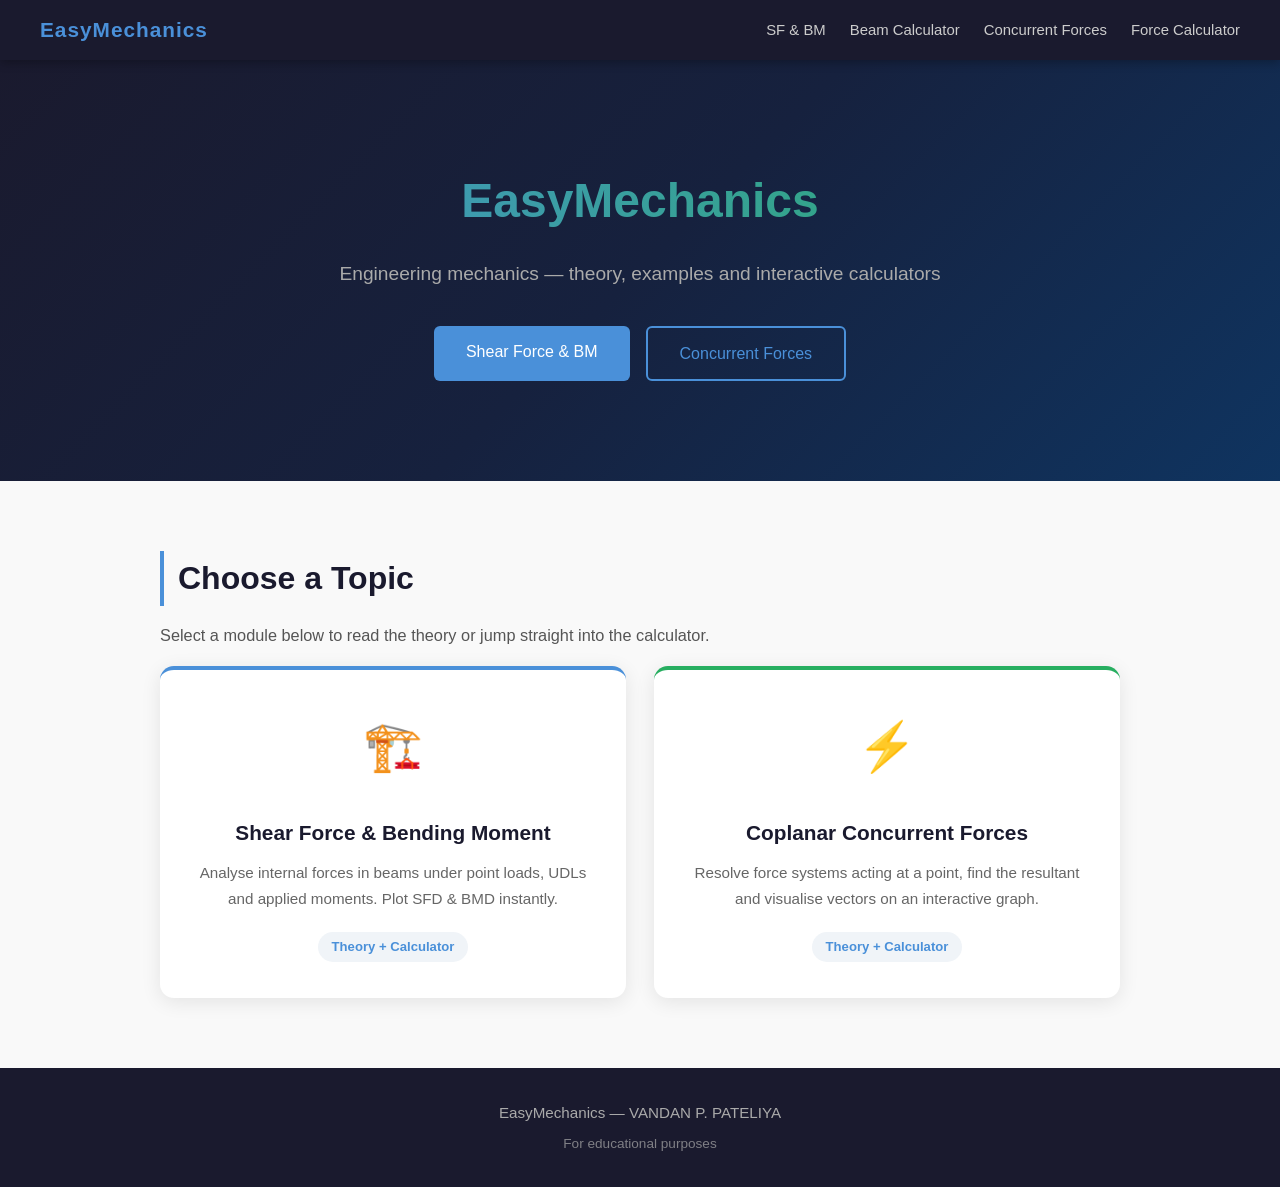
<file: index.html>
<!DOCTYPE html>
<html lang="en">
<head>
  <meta charset="UTF-8"/>
  <meta name="viewport" content="width=device-width, initial-scale=1.0"/>
  <title>EasyMechanics</title>
  <link rel="stylesheet" href="style.css"/>
  <style>
    /* ── SPLASH SCREEN ── */
    #splash {
      position: fixed; inset: 0;
      background: #1a1a2e;
      display: flex; flex-direction: column;
      align-items: center; justify-content: center;
      z-index: 9999;
      animation: splashFade 0.6s ease 4.5s forwards;
    }
    #splash .splash-by {
      font-size: clamp(1rem, 3.5vw, 1.5rem); color: #aaa; letter-spacing: 4px;
      text-transform: uppercase; margin-bottom: 14px;
      animation: slideUp 0.6s ease 0.3s both;
    }
    #splash .splash-name {
      font-size: clamp(1.8rem, 7vw, 3.5rem);
      font-weight: 800; letter-spacing: 2px;
      background: linear-gradient(90deg, #4a90d9, #27ae60);
      -webkit-background-clip: text; -webkit-text-fill-color: transparent;
      background-clip: text;
      animation: slideUp 0.7s ease 0.5s both;
      text-align: center; padding: 0 16px;
    }
    #splash .splash-sub {
      font-size: clamp(0.85rem, 2.8vw, 1.2rem); color: #aaa; margin-top: 8px;
      letter-spacing: 1px; text-align: center; padding: 0 20px;
      animation: slideUp 0.7s ease 0.8s both;
    }
    #splash .splash-bar {
      width: 0; height: 3px; margin-top: 32px;
      background: linear-gradient(90deg, #4a90d9, #27ae60);
      border-radius: 2px;
      animation: barGrow 1.6s ease 0.9s both;
    }
    @keyframes slideUp {
      from { opacity: 0; transform: translateY(20px); }
      to   { opacity: 1; transform: translateY(0); }
    }
    @keyframes barGrow {
      from { width: 0; }
      to   { width: 180px; }
    }
    @keyframes splashFade {
      to { opacity: 0; pointer-events: none; }
    }
  </style>
</head>
<body>

  <!-- SPLASH -->
  <div id="splash">
    <span class="splash-by">Prepared by</span>
    <span class="splash-name">VANDAN P. PATELIYA</span>
    <span class="splash-sub">EN No. 250170106054</span>
    <span class="splash-sub">2nd Sem · Civil Engineering Department</span>
    <span class="splash-sub">vishwakarma government engineering college</span>
    <span class="splash-sub">subject-mechanics of solids</span>
    <div class="splash-bar"></div>
  </div>

  <nav class="navbar">
    <a href="index.html" class="logo">EasyMechanics</a>
    <button class="nav-toggle" onclick="toggleNav()" aria-label="Menu">☰</button>
    <ul id="navMenu">
      <li><a href="sf-bm.html">SF &amp; BM</a></li>
      <li><a href="sf-bm-calc.html">Beam Calculator</a></li>
      <li><a href="cf.html">Concurrent Forces</a></li>
      <li><a href="cf-calc.html">Force Calculator</a></li>
    </ul>
  </nav>

  <header class="hero">
    <h1>EasyMechanics</h1>
    <p>Engineering mechanics — theory, examples and interactive calculators</p>
    <div class="hero-btns">
      <a href="sf-bm.html" class="btn">Shear Force &amp; BM</a>
      <a href="cf.html" class="btn btn-outline">Concurrent Forces</a>
    </div>
  </header>

  <section class="section">
    <div class="container">
      <h2>Choose a Topic</h2>
      <p>Select a module below to read the theory or jump straight into the calculator.</p>

      <div class="topic-cards">
        <a href="sf-bm.html" class="topic-card">
          <div class="topic-icon">🏗️</div>
          <h3>Shear Force &amp; Bending Moment</h3>
          <p>Analyse internal forces in beams under point loads, UDLs and applied moments. Plot SFD &amp; BMD instantly.</p>
          <span class="tag">Theory + Calculator</span>
        </a>
        <a href="cf.html" class="topic-card">
          <div class="topic-icon">⚡</div>
          <h3>Coplanar Concurrent Forces</h3>
          <p>Resolve force systems acting at a point, find the resultant and visualise vectors on an interactive graph.</p>
          <span class="tag">Theory + Calculator</span>
        </a>
      </div>
    </div>
  </section>

  <footer class="footer">
    <p>EasyMechanics — VANDAN P. PATELIYA</p>
    <p style="margin-top:6px;font-size:0.85rem;opacity:0.7;">For educational purposes</p>
  </footer>

  <script>
    function toggleNav(){document.getElementById('navMenu').classList.toggle('open');}
    // Remove splash from DOM after animation completes
    setTimeout(function(){ var s = document.getElementById('splash'); if(s) s.remove(); }, 5500);
  </script>
</body>
</html>
</file>
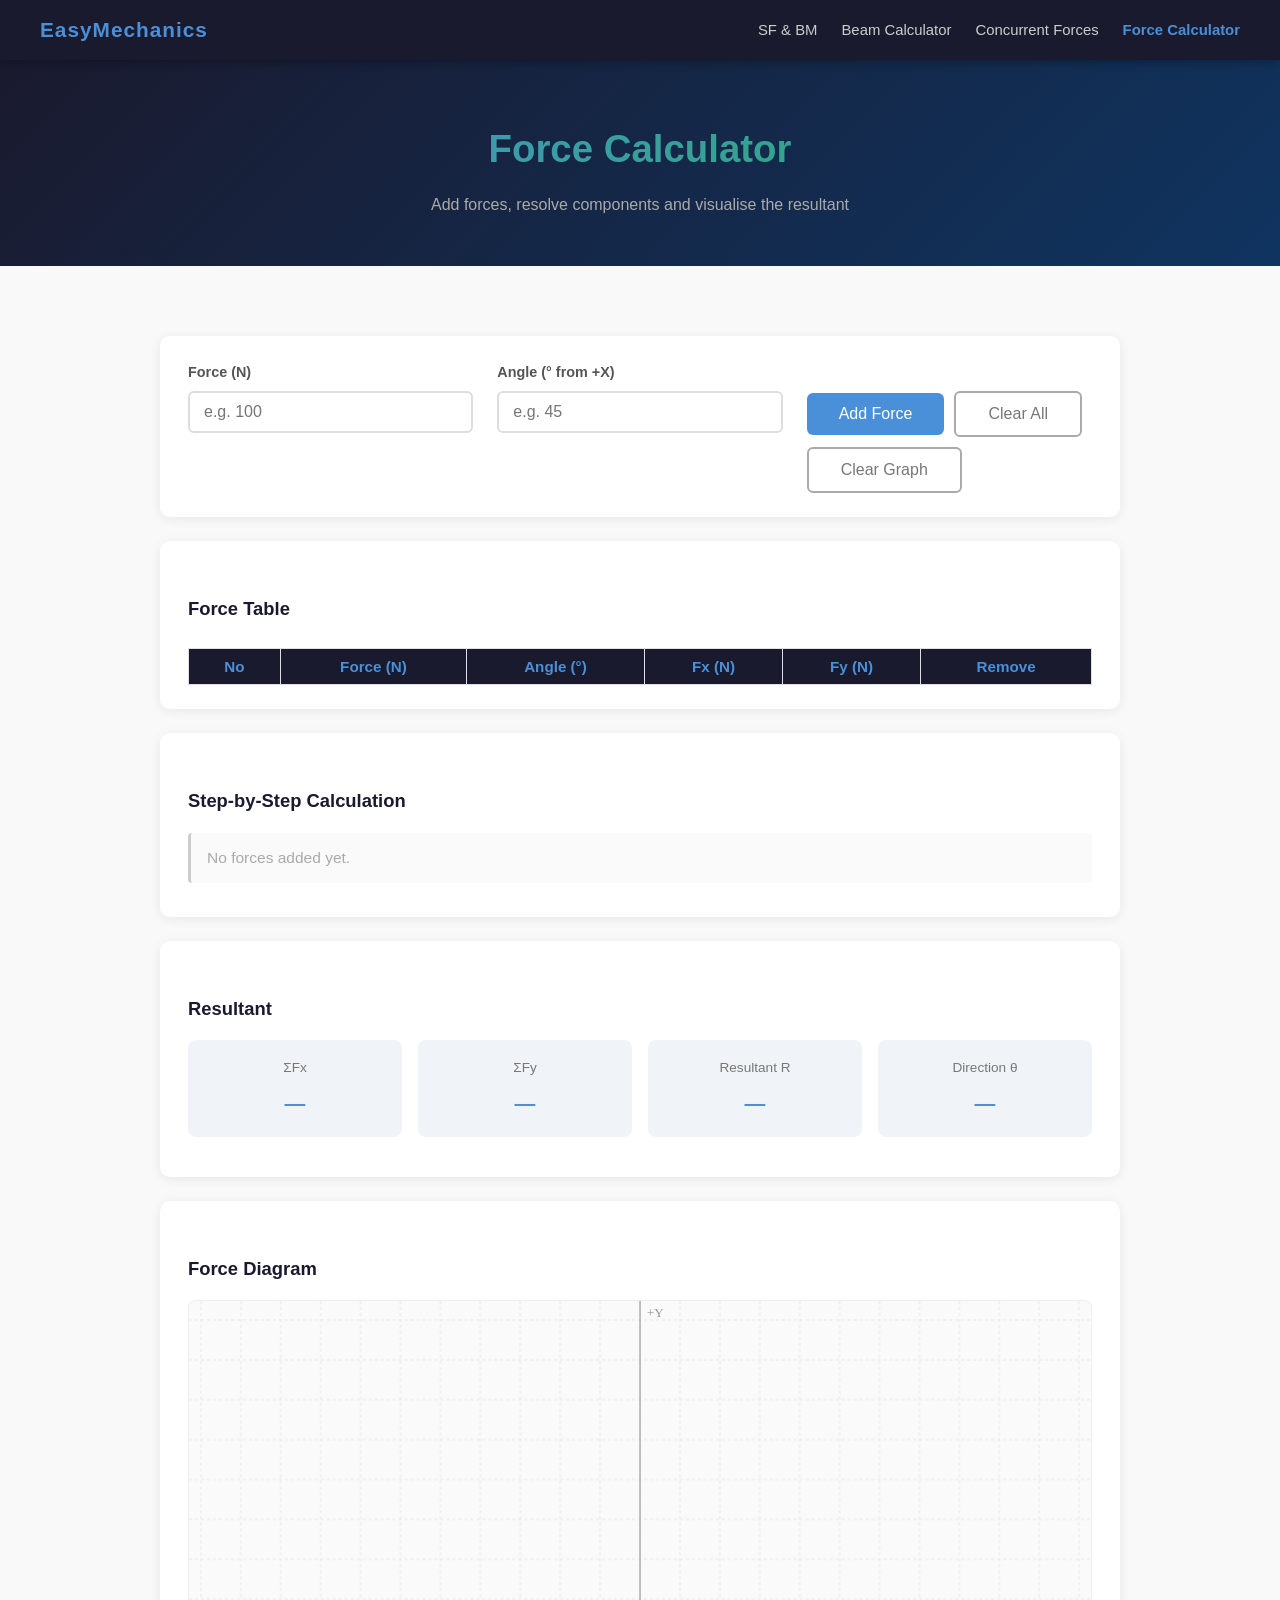
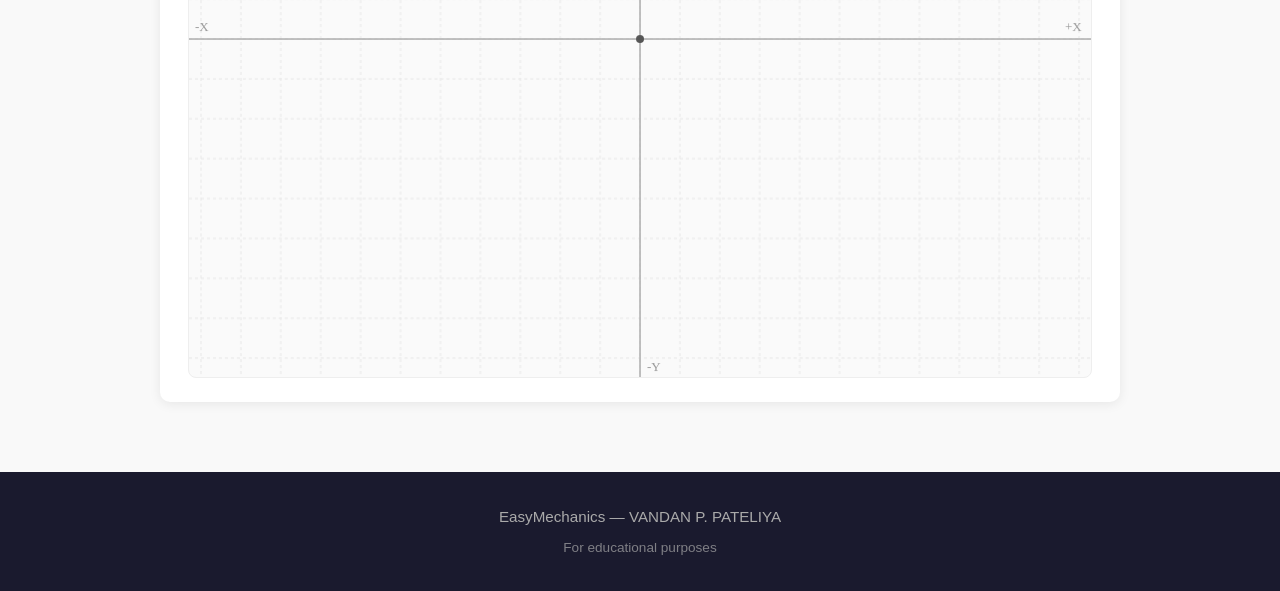
<file: cf-calc.html>
<html lang="en">
<head>
  <meta charset="UTF-8"/>
  <meta name="viewport" content="width=device-width, initial-scale=1.0"/>
  <title>Force Calculator — EasyMechanics</title>
  <link rel="stylesheet" href="style.css"/>
</head>
<body>

  <nav class="navbar">
    <a href="index.html" class="logo">EasyMechanics</a>
    <button class="nav-toggle" onclick="toggleNav()" aria-label="Menu">☰</button>
    <ul id="navMenu">
      <li><a href="sf-bm.html">SF &amp; BM</a></li>
      <li><a href="sf-bm-calc.html">Beam Calculator</a></li>
      <li><a href="cf.html">Concurrent Forces</a></li>
      <li><a href="cf-calc.html" class="nav-active">Force Calculator</a></li>
    </ul>
  </nav>

  <header class="calc-hero">
    <h1>Force Calculator</h1>
    <p>Add forces, resolve components and visualise the resultant</p>
  </header>

  <section class="section">
    <div class="container">

      <div class="beam-config">
        <div class="input-group">
          <label for="force">Force (N)</label>
          <input type="number" id="force" placeholder="e.g. 100"/>
        </div>
        <div class="input-group">
          <label for="angle">Angle (° from +X)</label>
          <input type="number" id="angle" placeholder="e.g. 45"/>
        </div>
        <div class="input-group btn-group-col">
          <label>&nbsp;</label>
          <div class="btn-row">
            <button class="btn" onclick="addForce()">Add Force</button>
            <button class="btn btn-clear" onclick="clearAll()">Clear All</button>
            <button class="btn btn-clear" onclick="clearGraph()">Clear Graph</button>
          </div>
        </div>
      </div>

      <div class="results">
        <h3>Force Table</h3>
        <div class="table-wrap">
          <table id="forceTable">
            <tr><th>No</th><th>Force (N)</th><th>Angle (°)</th><th>Fx (N)</th><th>Fy (N)</th><th>Remove</th></tr>
          </table>
        </div>
      </div>

      <div class="results">
        <h3>Step-by-Step Calculation</h3>
        <div id="steps"><p class="empty-msg">No forces added yet.</p></div>
      </div>

      <div class="results">
        <h3>Resultant</h3>
        <div class="result-grid">
          <div class="result-item"><span class="result-label">ΣFx</span><span class="result-value" id="resSumFx">—</span></div>
          <div class="result-item"><span class="result-label">ΣFy</span><span class="result-value" id="resSumFy">—</span></div>
          <div class="result-item"><span class="result-label">Resultant R</span><span class="result-value" id="resR">—</span></div>
          <div class="result-item"><span class="result-label">Direction θ</span><span class="result-value" id="resTheta">—</span></div>
        </div>
      </div>

      <div class="results">
        <h3>Force Diagram</h3>
        <canvas id="canvas" width="620" height="465"></canvas>
      </div>

    </div>
  </section>

  <footer class="footer">
    <p>EasyMechanics — VANDAN P. PATELIYA</p>
    <p style="margin-top:6px;font-size:0.85rem;opacity:0.7;">For educational purposes</p>
  </footer>

  <script src="cf.js"></script>
  <script>function toggleNav(){document.getElementById('navMenu').classList.toggle('open');}</script>
</body>
</html>
</file>
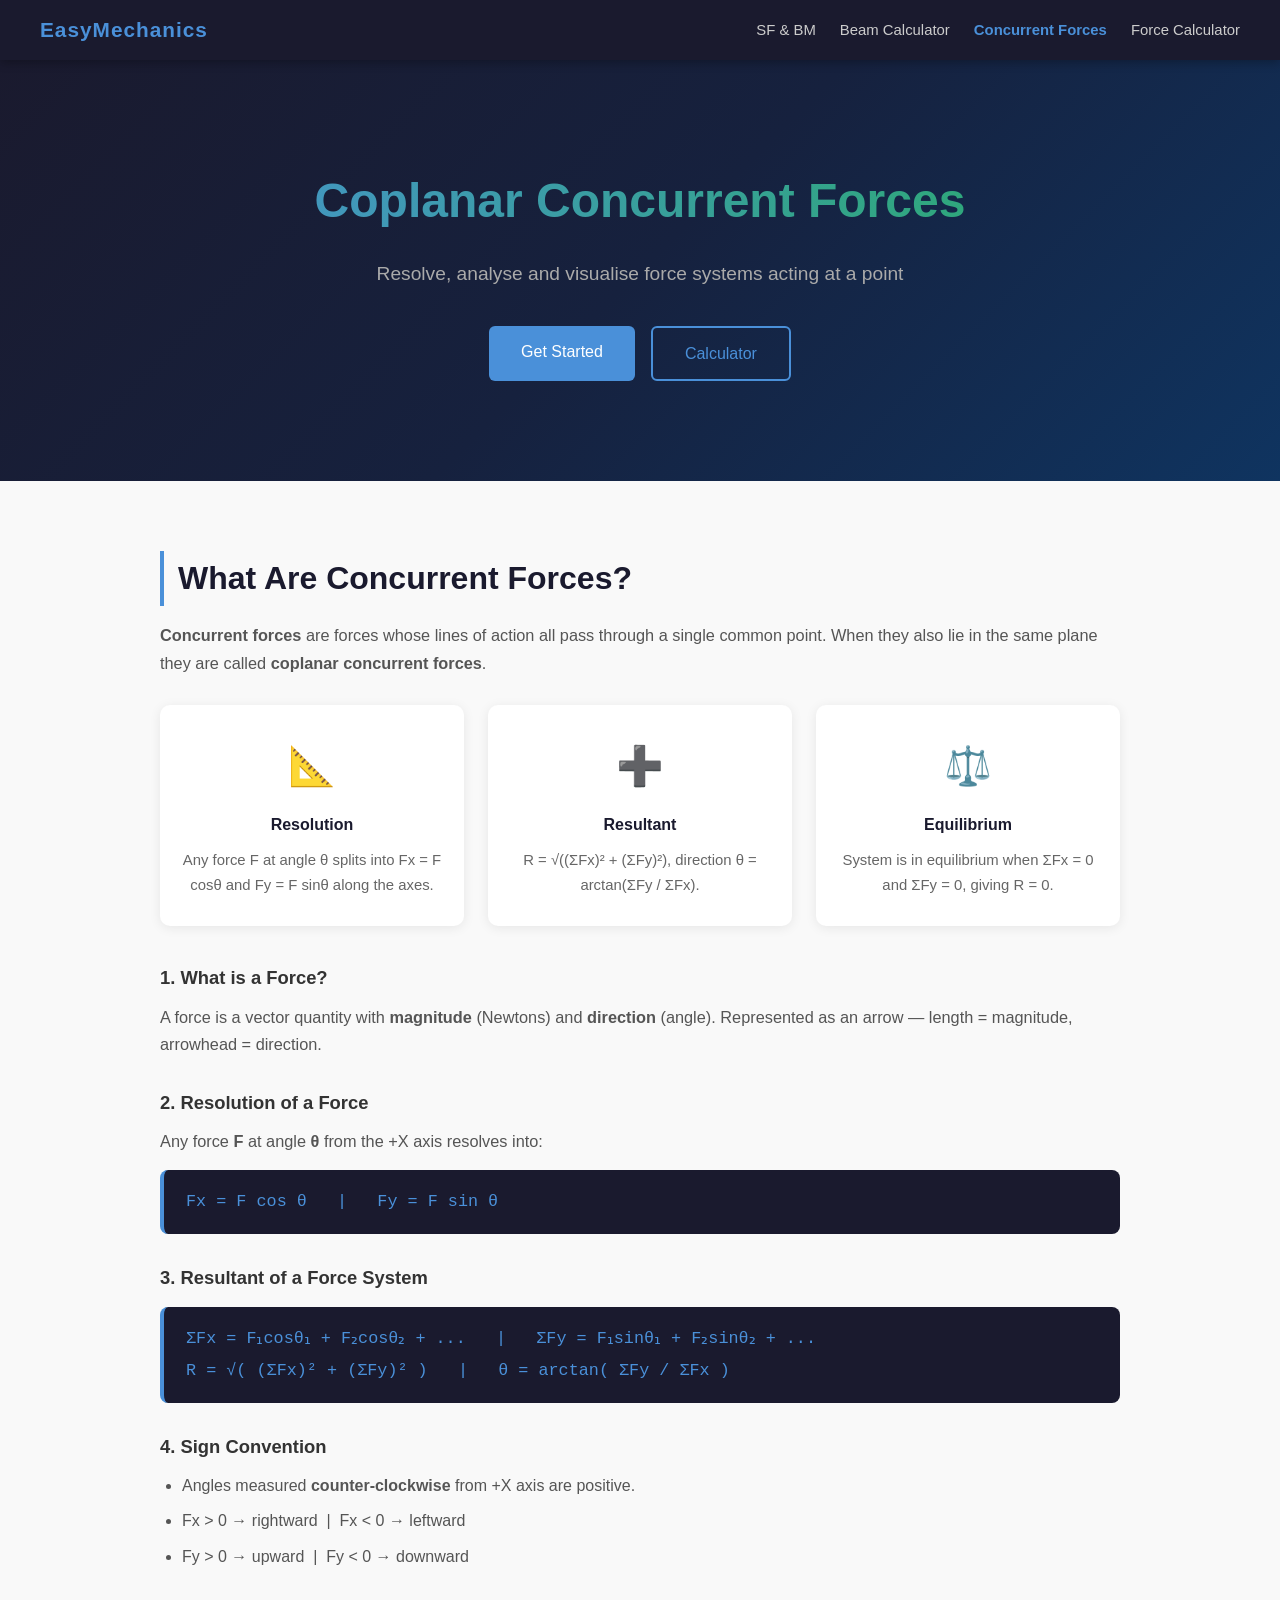
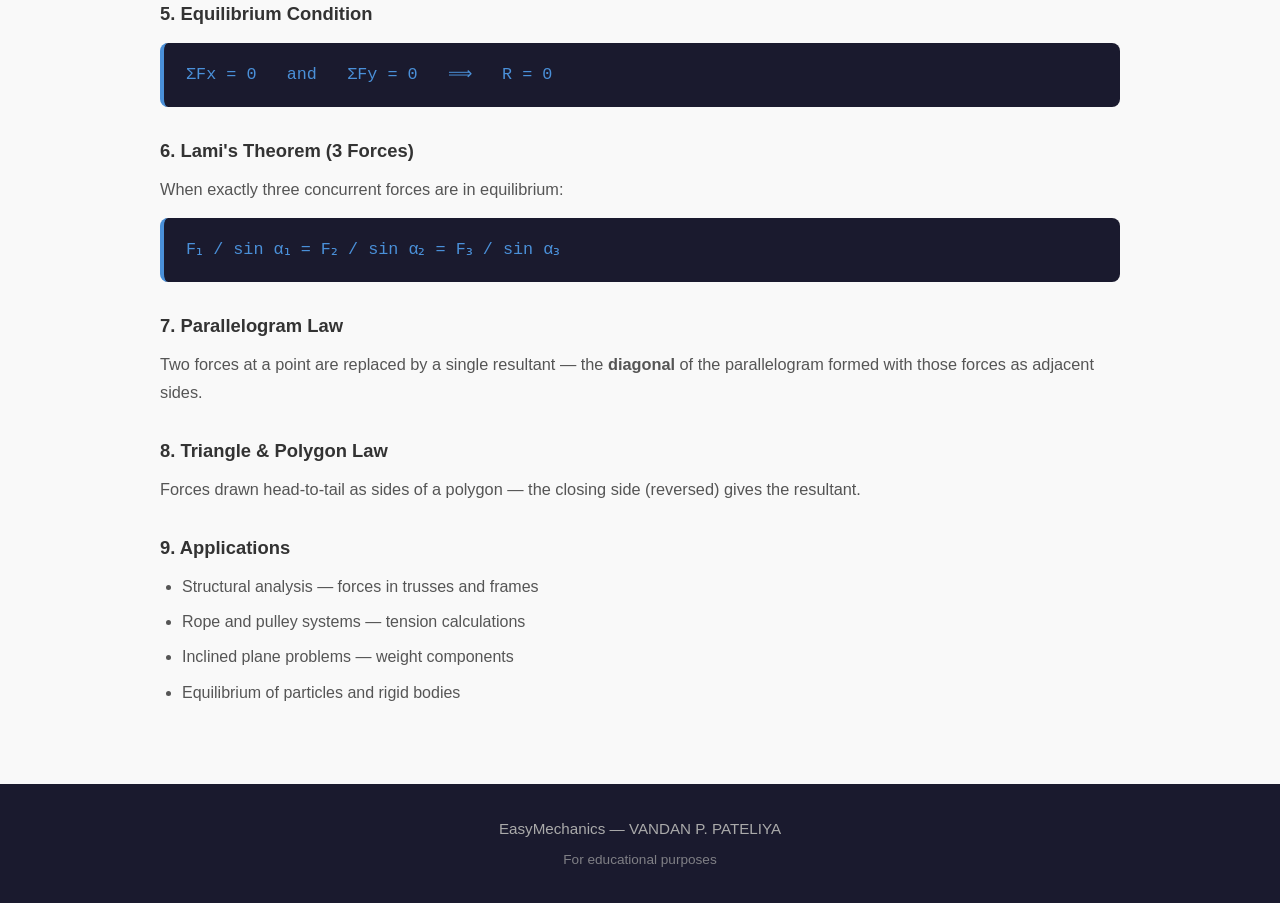
<file: cf.html>
<!DOCTYPE html>
<html lang="en">
<head>
  <meta charset="UTF-8"/>
  <meta name="viewport" content="width=device-width, initial-scale=1.0"/>
  <title>Concurrent Forces — EasyMechanics</title>
  <link rel="stylesheet" href="style.css"/>
</head>
<body>

  <nav class="navbar">
    <a href="index.html" class="logo">EasyMechanics</a>
    <button class="nav-toggle" onclick="toggleNav()" aria-label="Menu">☰</button>
    <ul id="navMenu">
      <li><a href="sf-bm.html">SF &amp; BM</a></li>
      <li><a href="sf-bm-calc.html">Beam Calculator</a></li>
      <li><a href="cf.html" class="nav-active">Concurrent Forces</a></li>
      <li><a href="cf-calc.html">Force Calculator</a></li>
    </ul>
  </nav>

  <header class="hero">
    <h1>Coplanar Concurrent Forces</h1>
    <p>Resolve, analyse and visualise force systems acting at a point</p>
    <div class="hero-btns">
      <a href="#theory" class="btn">Get Started</a>
      <a href="cf-calc.html" class="btn btn-outline">Calculator</a>
    </div>
  </header>

  <section id="theory" class="section">
    <div class="container">
      <h2>What Are Concurrent Forces?</h2>
      <p><strong>Concurrent forces</strong> are forces whose lines of action all pass through a single common point. When they also lie in the same plane they are called <strong>coplanar concurrent forces</strong>.</p>

      <div class="cards">
        <div class="card"><div class="card-icon">📐</div><h3>Resolution</h3><p>Any force F at angle θ splits into Fx = F cosθ and Fy = F sinθ along the axes.</p></div>
        <div class="card"><div class="card-icon">➕</div><h3>Resultant</h3><p>R = √((ΣFx)² + (ΣFy)²), direction θ = arctan(ΣFy / ΣFx).</p></div>
        <div class="card"><div class="card-icon">⚖️</div><h3>Equilibrium</h3><p>System is in equilibrium when ΣFx = 0 and ΣFy = 0, giving R = 0.</p></div>
      </div>

      <h3>1. What is a Force?</h3>
      <p>A force is a vector quantity with <strong>magnitude</strong> (Newtons) and <strong>direction</strong> (angle). Represented as an arrow — length = magnitude, arrowhead = direction.</p>

      <h3>2. Resolution of a Force</h3>
      <p>Any force <strong>F</strong> at angle <strong>θ</strong> from the +X axis resolves into:</p>
      <div class="formula-box">Fx = F cos θ &nbsp;&nbsp;|&nbsp;&nbsp; Fy = F sin θ</div>

      <h3>3. Resultant of a Force System</h3>
      <div class="formula-box">
        ΣFx = F₁cosθ₁ + F₂cosθ₂ + ... &nbsp;&nbsp;|&nbsp;&nbsp; ΣFy = F₁sinθ₁ + F₂sinθ₂ + ...<br>
        R = √( (ΣFx)² + (ΣFy)² ) &nbsp;&nbsp;|&nbsp;&nbsp; θ = arctan( ΣFy / ΣFx )
      </div>

      <h3>4. Sign Convention</h3>
      <ul class="list">
        <li>Angles measured <strong>counter-clockwise</strong> from +X axis are positive.</li>
        <li>Fx &gt; 0 → rightward &nbsp;|&nbsp; Fx &lt; 0 → leftward</li>
        <li>Fy &gt; 0 → upward &nbsp;|&nbsp; Fy &lt; 0 → downward</li>
      </ul>

      <h3>5. Equilibrium Condition</h3>
      <div class="formula-box">ΣFx = 0 &nbsp;&nbsp;and&nbsp;&nbsp; ΣFy = 0 &nbsp;&nbsp;⟹&nbsp;&nbsp; R = 0</div>

      <h3>6. Lami's Theorem (3 Forces)</h3>
      <p>When exactly three concurrent forces are in equilibrium:</p>
      <div class="formula-box">F₁ / sin α₁ = F₂ / sin α₂ = F₃ / sin α₃</div>

      <h3>7. Parallelogram Law</h3>
      <p>Two forces at a point are replaced by a single resultant — the <strong>diagonal</strong> of the parallelogram formed with those forces as adjacent sides.</p>

      <h3>8. Triangle &amp; Polygon Law</h3>
      <p>Forces drawn head-to-tail as sides of a polygon — the closing side (reversed) gives the resultant.</p>

      <h3>9. Applications</h3>
      <ul class="list">
        <li>Structural analysis — forces in trusses and frames</li>
        <li>Rope and pulley systems — tension calculations</li>
        <li>Inclined plane problems — weight components</li>
        <li>Equilibrium of particles and rigid bodies</li>
      </ul>
    </div>
  </section>

  <footer class="footer">
    <p>EasyMechanics — VANDAN P. PATELIYA</p>
    <p style="margin-top:6px;font-size:0.85rem;opacity:0.7;">For educational purposes</p>
  </footer>

  <script>function toggleNav(){document.getElementById('navMenu').classList.toggle('open');}</script>
</body>
</html>
</file>
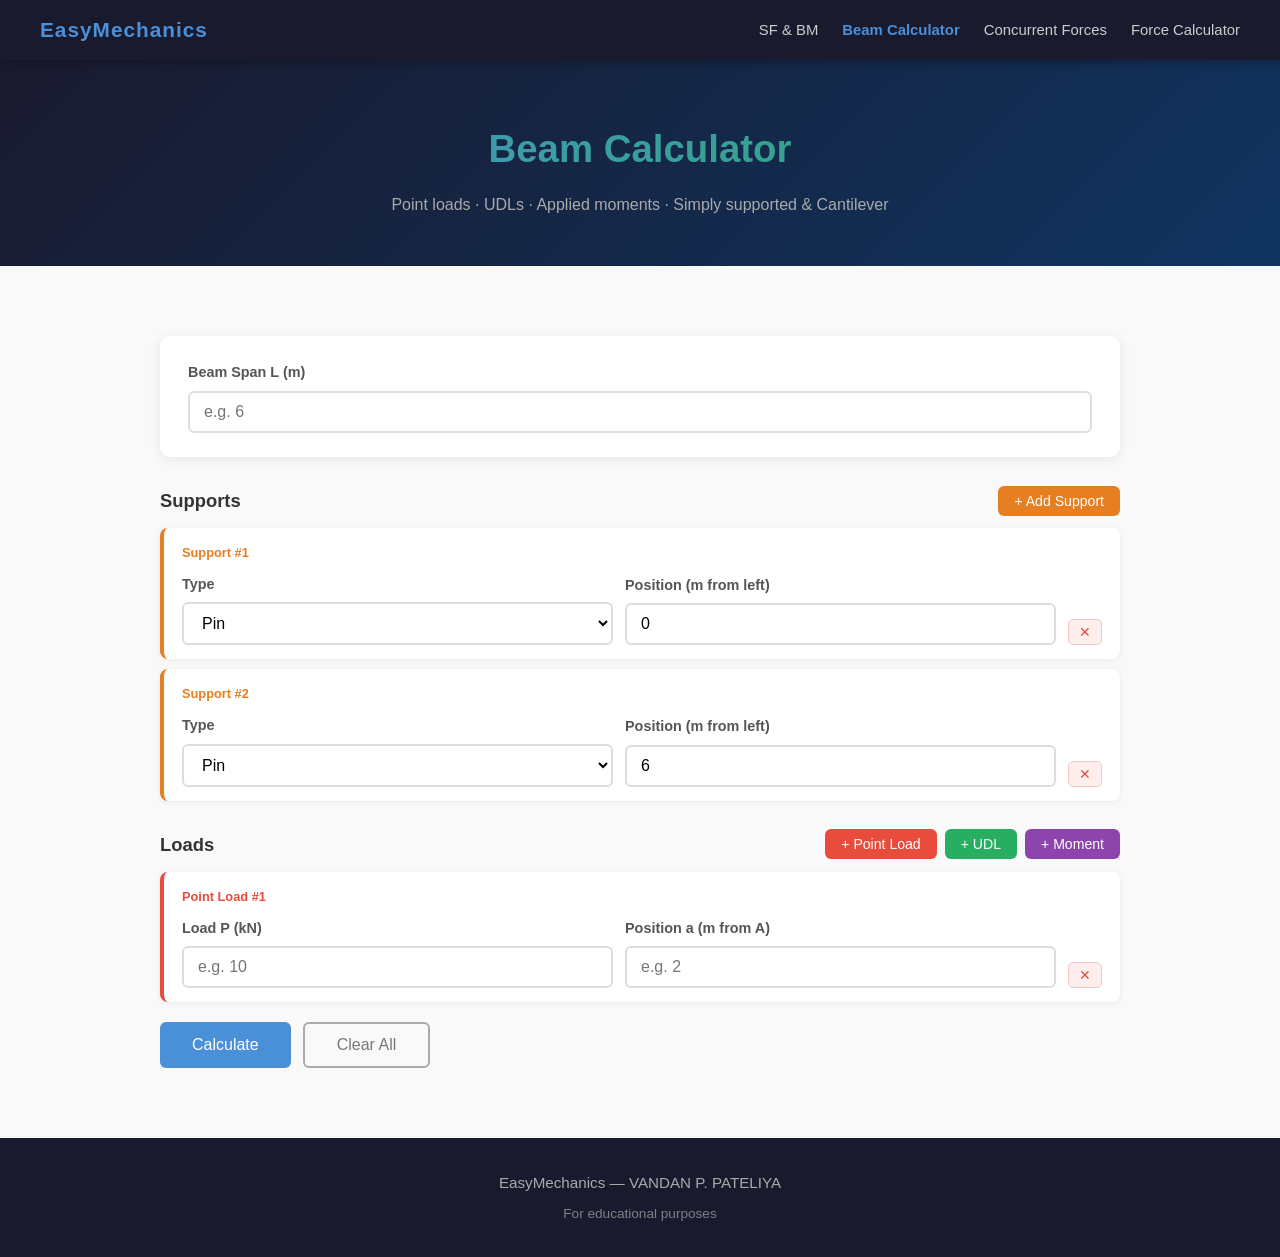
<file: sf-bm-calc.html>
<!DOCTYPE html>
<html lang="en">
<head>
  <meta charset="UTF-8"/>
  <meta name="viewport" content="width=device-width, initial-scale=1.0"/>
  <title>Beam Calculator — EasyMechanics</title>
  <link rel="stylesheet" href="style.css"/>
</head>
<body>

  <nav class="navbar">
    <a href="index.html" class="logo">EasyMechanics</a>
    <button class="nav-toggle" onclick="toggleNav()" aria-label="Menu">☰</button>
    <ul id="navMenu">
      <li><a href="sf-bm.html">SF &amp; BM</a></li>
      <li><a href="sf-bm-calc.html" class="nav-active">Beam Calculator</a></li>
      <li><a href="cf.html">Concurrent Forces</a></li>
      <li><a href="cf-calc.html">Force Calculator</a></li>
    </ul>
  </nav>

  <header class="calc-hero">
    <h1>Beam Calculator</h1>
    <p>Point loads · UDLs · Applied moments · Simply supported &amp; Cantilever</p>
  </header>

  <section class="section">
    <div class="container">

      <div class="beam-config">
        <div class="input-group">
          <label for="spanL">Beam Span L (m)</label>
          <input type="number" id="spanL" placeholder="e.g. 6" min="0.1" step="0.1"/>
        </div>
      </div>

      <!-- Supports -->
      <div class="loads-header">
        <h3>Supports</h3>
        <div class="add-btns">
          <button class="btn btn-sm" style="background:#e67e22;" onclick="addSupport()">+ Add Support</button>
        </div>
      </div>
      <div id="supportsContainer"></div>

      <div class="loads-header">
        <h3>Loads</h3>
        <div class="add-btns">
          <button class="btn btn-sm btn-pl"  onclick="addRow('point')">+ Point Load</button>
          <button class="btn btn-sm btn-udl" onclick="addRow('udl')">+ UDL</button>
          <button class="btn btn-sm btn-mom" onclick="addRow('moment')">+ Moment</button>
        </div>
      </div>

      <div id="loadsContainer"></div>

      <div class="action-btns">
        <button class="btn" onclick="calculate()">Calculate</button>
        <button class="btn btn-clear" onclick="clearAll()">Clear All</button>
      </div>

      <div id="results" class="results hidden">
        <h3>Results</h3>
        <div class="result-grid">
          <div class="result-item"><span class="result-label" id="raLabel">Reaction at A (R<sub>A</sub>)</span><span class="result-value" id="ra">-</span></div>
          <div class="result-item"><span class="result-label" id="rbLabel">Reaction at B (R<sub>B</sub>)</span><span class="result-value" id="rb">-</span></div>
          <div class="result-item"><span class="result-label">Max |Shear Force|</span><span class="result-value" id="maxSF">-</span></div>
          <div class="result-item"><span class="result-label">Max |Bending Moment|</span><span class="result-value" id="maxBM">-</span></div>
        </div>

        <!-- Step-by-step calculation -->
        <div class="calc-steps" id="calcSteps"></div>

        <canvas id="beamCanvas" width="700" height="120"></canvas>
        <h4 class="diagram-label">Shear Force Diagram (SFD)</h4>
        <canvas id="sfdCanvas" width="700" height="220"></canvas>
        <h4 class="diagram-label">Bending Moment Diagram (BMD)</h4>
        <canvas id="bmdCanvas" width="700" height="220"></canvas>
      </div>

    </div>
  </section>

  <footer class="footer">
    <p>EasyMechanics — VANDAN P. PATELIYA</p>
    <p style="margin-top:6px;font-size:0.85rem;opacity:0.7;">For educational purposes</p>
  </footer>

  <script src="sf-bm.js"></script>
  <script>function toggleNav(){document.getElementById('navMenu').classList.toggle('open');}</script>
</body>
</html>
</file>
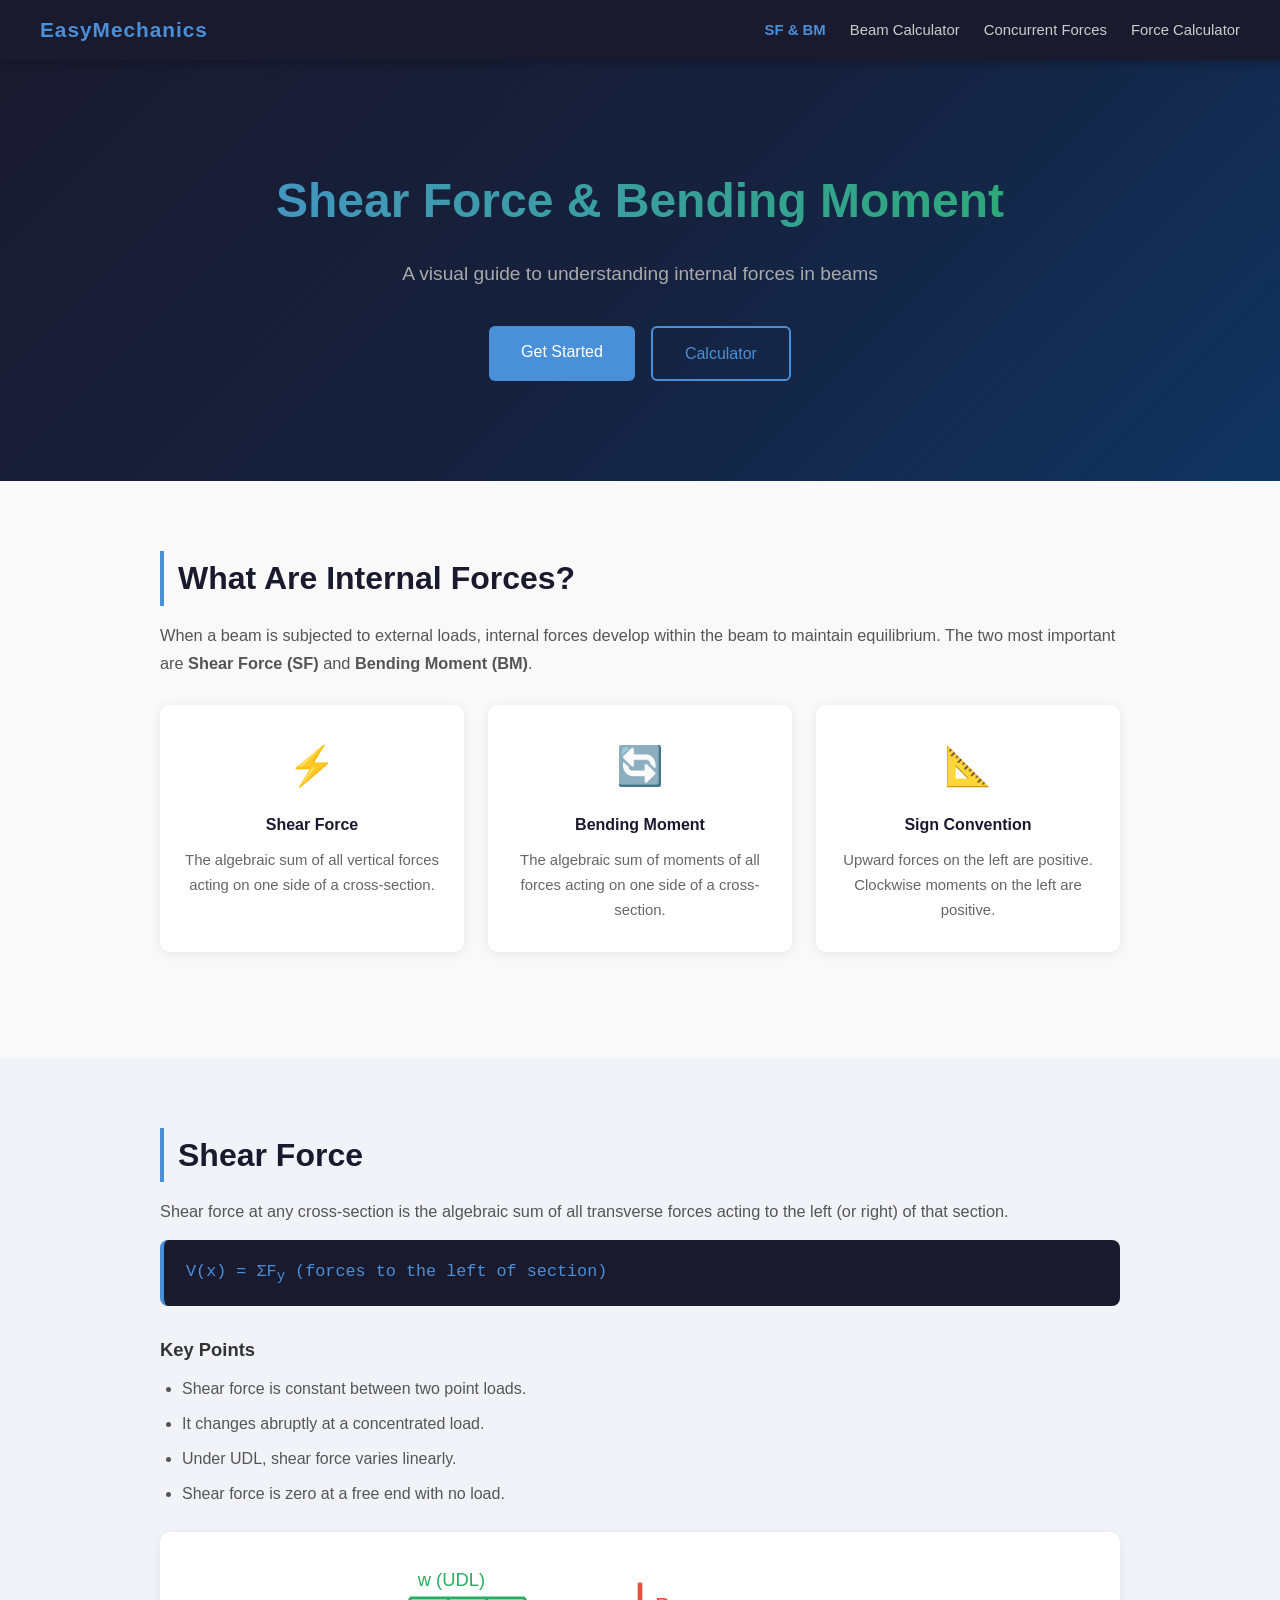
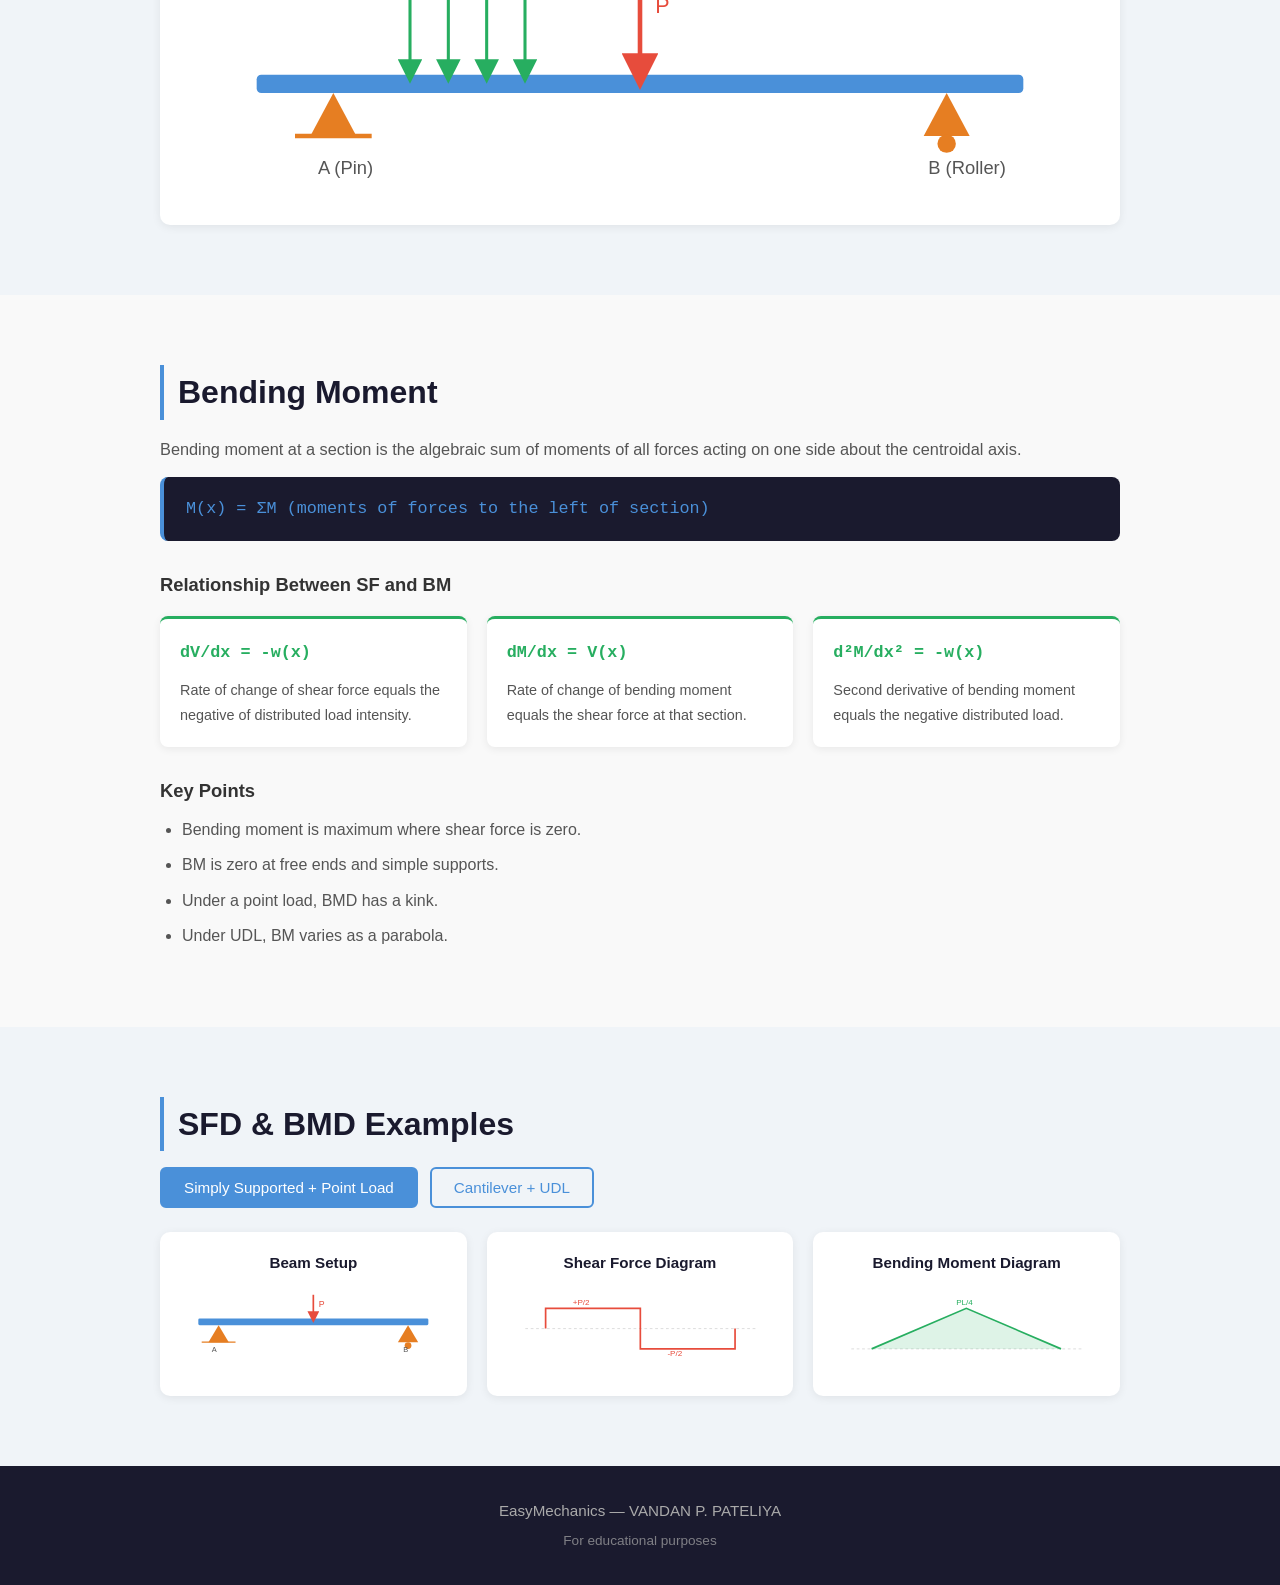
<file: sf-bm.html>
<!DOCTYPE html>
<html lang="en">
<head>
  <meta charset="UTF-8"/>
  <meta name="viewport" content="width=device-width, initial-scale=1.0"/>
  <title>Shear Force &amp; Bending Moment — EasyMechanics</title>
  <link rel="stylesheet" href="style.css"/>
</head>
<body>

  <nav class="navbar">
    <a href="index.html" class="logo">EasyMechanics</a>
    <button class="nav-toggle" onclick="toggleNav()" aria-label="Menu">☰</button>
    <ul id="navMenu">
      <li><a href="sf-bm.html" class="nav-active">SF &amp; BM</a></li>
      <li><a href="sf-bm-calc.html">Beam Calculator</a></li>
      <li><a href="cf.html">Concurrent Forces</a></li>
      <li><a href="cf-calc.html">Force Calculator</a></li>
    </ul>
  </nav>

  <header class="hero">
    <h1>Shear Force &amp; Bending Moment</h1>
    <p>A visual guide to understanding internal forces in beams</p>
    <div class="hero-btns">
      <a href="#intro" class="btn">Get Started</a>
      <a href="sf-bm-calc.html" class="btn btn-outline">Calculator</a>
    </div>
  </header>

  <section id="intro" class="section">
    <div class="container">
      <h2>What Are Internal Forces?</h2>
      <p>When a beam is subjected to external loads, internal forces develop within the beam to maintain equilibrium. The two most important are <strong>Shear Force (SF)</strong> and <strong>Bending Moment (BM)</strong>.</p>
      <div class="cards">
        <div class="card"><div class="card-icon">⚡</div><h3>Shear Force</h3><p>The algebraic sum of all vertical forces acting on one side of a cross-section.</p></div>
        <div class="card"><div class="card-icon">🔄</div><h3>Bending Moment</h3><p>The algebraic sum of moments of all forces acting on one side of a cross-section.</p></div>
        <div class="card"><div class="card-icon">📐</div><h3>Sign Convention</h3><p>Upward forces on the left are positive. Clockwise moments on the left are positive.</p></div>
      </div>
    </div>
  </section>

  <section id="shear" class="section alt">
    <div class="container">
      <h2>Shear Force</h2>
      <p>Shear force at any cross-section is the algebraic sum of all transverse forces acting to the left (or right) of that section.</p>
      <div class="formula-box">V(x) = ΣF<sub>y</sub> (forces to the left of section)</div>
      <h3>Key Points</h3>
      <ul class="list">
        <li>Shear force is constant between two point loads.</li>
        <li>It changes abruptly at a concentrated load.</li>
        <li>Under UDL, shear force varies linearly.</li>
        <li>Shear force is zero at a free end with no load.</li>
      </ul>
      <div class="beam-diagram">
        <svg viewBox="0 0 600 160" xmlns="http://www.w3.org/2000/svg">
          <rect x="50" y="80" width="500" height="12" fill="#4a90d9" rx="3"/>
          <polygon points="100,92 85,120 115,120" fill="#e67e22"/>
          <line x1="75" y1="120" x2="125" y2="120" stroke="#e67e22" stroke-width="3"/>
          <polygon points="500,92 485,120 515,120" fill="#e67e22"/>
          <circle cx="500" cy="125" r="6" fill="#e67e22"/>
          <line x1="300" y1="20" x2="300" y2="78" stroke="#e74c3c" stroke-width="3" marker-end="url(#arrow)"/>
          <text x="310" y="40" fill="#e74c3c" font-size="14">P</text>
          <line x1="150" y1="30" x2="150" y2="78" stroke="#27ae60" stroke-width="2" marker-end="url(#arrowG)"/>
          <line x1="175" y1="30" x2="175" y2="78" stroke="#27ae60" stroke-width="2" marker-end="url(#arrowG)"/>
          <line x1="200" y1="30" x2="200" y2="78" stroke="#27ae60" stroke-width="2" marker-end="url(#arrowG)"/>
          <line x1="225" y1="30" x2="225" y2="78" stroke="#27ae60" stroke-width="2" marker-end="url(#arrowG)"/>
          <line x1="150" y1="30" x2="225" y2="30" stroke="#27ae60" stroke-width="2"/>
          <text x="155" y="22" fill="#27ae60" font-size="12">w (UDL)</text>
          <text x="90" y="145" fill="#555" font-size="12">A (Pin)</text>
          <text x="488" y="145" fill="#555" font-size="12">B (Roller)</text>
          <defs>
            <marker id="arrow" markerWidth="8" markerHeight="8" refX="4" refY="4" orient="auto"><path d="M0,0 L8,4 L0,8 Z" fill="#e74c3c"/></marker>
            <marker id="arrowG" markerWidth="8" markerHeight="8" refX="4" refY="4" orient="auto"><path d="M0,0 L8,4 L0,8 Z" fill="#27ae60"/></marker>
          </defs>
        </svg>
      </div>
    </div>
  </section>

  <section id="bending" class="section">
    <div class="container">
      <h2>Bending Moment</h2>
      <p>Bending moment at a section is the algebraic sum of moments of all forces acting on one side about the centroidal axis.</p>
      <div class="formula-box">M(x) = ΣM (moments of forces to the left of section)</div>
      <h3>Relationship Between SF and BM</h3>
      <div class="relation-grid">
        <div class="relation-item"><span class="math">dV/dx = -w(x)</span><p>Rate of change of shear force equals the negative of distributed load intensity.</p></div>
        <div class="relation-item"><span class="math">dM/dx = V(x)</span><p>Rate of change of bending moment equals the shear force at that section.</p></div>
        <div class="relation-item"><span class="math">d²M/dx² = -w(x)</span><p>Second derivative of bending moment equals the negative distributed load.</p></div>
      </div>
      <h3>Key Points</h3>
      <ul class="list">
        <li>Bending moment is maximum where shear force is zero.</li>
        <li>BM is zero at free ends and simple supports.</li>
        <li>Under a point load, BMD has a kink.</li>
        <li>Under UDL, BM varies as a parabola.</li>
      </ul>
    </div>
  </section>

  <section id="diagrams" class="section alt">
    <div class="container">
      <h2>SFD &amp; BMD Examples</h2>
      <div class="diagram-tabs">
        <button class="tab-btn active" onclick="showTab('simply', this)">Simply Supported + Point Load</button>
        <button class="tab-btn" onclick="showTab('cantilever', this)">Cantilever + UDL</button>
      </div>
      <div id="simply" class="tab-content active">
        <div class="diagram-grid">
          <div class="diagram-box"><h4>Beam Setup</h4>
            <svg viewBox="0 0 400 100" xmlns="http://www.w3.org/2000/svg">
              <rect x="30" y="45" width="340" height="10" fill="#4a90d9" rx="2"/>
              <polygon points="60,55 45,80 75,80" fill="#e67e22"/>
              <line x1="35" y1="80" x2="85" y2="80" stroke="#e67e22" stroke-width="2"/>
              <polygon points="340,55 325,80 355,80" fill="#e67e22"/>
              <circle cx="340" cy="85" r="5" fill="#e67e22"/>
              <line x1="200" y1="10" x2="200" y2="43" stroke="#e74c3c" stroke-width="2.5" marker-end="url(#arr1)"/>
              <text x="208" y="28" fill="#e74c3c" font-size="13">P</text>
              <text x="50" y="95" fill="#555" font-size="11">A</text><text x="333" y="95" fill="#555" font-size="11">B</text>
              <defs><marker id="arr1" markerWidth="7" markerHeight="7" refX="3.5" refY="3.5" orient="auto"><path d="M0,0 L7,3.5 L0,7 Z" fill="#e74c3c"/></marker></defs>
            </svg>
          </div>
          <div class="diagram-box"><h4>Shear Force Diagram</h4>
            <svg viewBox="0 0 400 120" xmlns="http://www.w3.org/2000/svg">
              <line x1="30" y1="60" x2="370" y2="60" stroke="#ccc" stroke-width="1" stroke-dasharray="4"/>
              <polyline points="60,60 60,30 200,30 200,90 340,90 340,60" fill="none" stroke="#e74c3c" stroke-width="2.5"/>
              <text x="100" y="25" fill="#e74c3c" font-size="12">+P/2</text>
              <text x="240" y="100" fill="#e74c3c" font-size="12">-P/2</text>
            </svg>
          </div>
          <div class="diagram-box"><h4>Bending Moment Diagram</h4>
            <svg viewBox="0 0 400 120" xmlns="http://www.w3.org/2000/svg">
              <line x1="30" y1="90" x2="370" y2="90" stroke="#ccc" stroke-width="1" stroke-dasharray="4"/>
              <polyline points="60,90 200,30 340,90" fill="rgba(39,174,96,0.15)" stroke="#27ae60" stroke-width="2.5"/>
              <text x="185" y="25" fill="#27ae60" font-size="12">PL/4</text>
            </svg>
          </div>
        </div>
      </div>
      <div id="cantilever" class="tab-content">
        <div class="diagram-grid">
          <div class="diagram-box"><h4>Beam Setup</h4>
            <svg viewBox="0 0 400 100" xmlns="http://www.w3.org/2000/svg">
              <rect x="20" y="20" width="15" height="60" fill="#555"/>
              <rect x="35" y="45" width="310" height="10" fill="#4a90d9" rx="2"/>
              <line x1="60" y1="20" x2="60" y2="43" stroke="#27ae60" stroke-width="2" marker-end="url(#arr2)"/>
              <line x1="120" y1="20" x2="120" y2="43" stroke="#27ae60" stroke-width="2" marker-end="url(#arr2)"/>
              <line x1="180" y1="20" x2="180" y2="43" stroke="#27ae60" stroke-width="2" marker-end="url(#arr2)"/>
              <line x1="240" y1="20" x2="240" y2="43" stroke="#27ae60" stroke-width="2" marker-end="url(#arr2)"/>
              <line x1="300" y1="20" x2="300" y2="43" stroke="#27ae60" stroke-width="2" marker-end="url(#arr2)"/>
              <line x1="60" y1="20" x2="300" y2="20" stroke="#27ae60" stroke-width="2"/>
              <text x="150" y="14" fill="#27ae60" font-size="11">w (UDL)</text>
              <defs><marker id="arr2" markerWidth="7" markerHeight="7" refX="3.5" refY="3.5" orient="auto"><path d="M0,0 L7,3.5 L0,7 Z" fill="#27ae60"/></marker></defs>
            </svg>
          </div>
          <div class="diagram-box"><h4>Shear Force Diagram</h4>
            <svg viewBox="0 0 400 120" xmlns="http://www.w3.org/2000/svg">
              <line x1="30" y1="90" x2="370" y2="90" stroke="#ccc" stroke-width="1" stroke-dasharray="4"/>
              <polyline points="60,30 340,90" fill="rgba(231,76,60,0.1)" stroke="#e74c3c" stroke-width="2.5"/>
              <text x="55" y="25" fill="#e74c3c" font-size="12">wL</text>
            </svg>
          </div>
          <div class="diagram-box"><h4>Bending Moment Diagram</h4>
            <svg viewBox="0 0 400 120" xmlns="http://www.w3.org/2000/svg">
              <line x1="30" y1="30" x2="370" y2="30" stroke="#ccc" stroke-width="1" stroke-dasharray="4"/>
              <path d="M60,30 Q200,100 340,90" fill="rgba(52,152,219,0.15)" stroke="#3498db" stroke-width="2.5"/>
              <text x="342" y="88" fill="#3498db" font-size="12">-wL²/2</text>
            </svg>
          </div>
        </div>
      </div>
    </div>
  </section>

  <footer class="footer">
    <p>EasyMechanics — VANDAN P. PATELIYA</p>
    <p style="margin-top:6px;font-size:0.85rem;opacity:0.7;">For educational purposes</p>
  </footer>

  <script src="sf-bm.js"></script>
  <script>function toggleNav(){document.getElementById('navMenu').classList.toggle('open');}</script>
</body>
</html>
</file>
<file: style.css>
* { margin: 0; padding: 0; box-sizing: border-box; }

body {
  font-family: 'Segoe UI', Tahoma, Geneva, Verdana, sans-serif;
  color: #333;
  background: #f9f9f9;
  line-height: 1.7;
}

/* ── NAVBAR ── */
.navbar {
  position: sticky; top: 0;
  background: #1a1a2e;
  display: flex; align-items: center; justify-content: space-between;
  padding: 0 40px; height: 60px;
  z-index: 100; box-shadow: 0 2px 10px rgba(0,0,0,0.3);
}
.navbar .logo { color: #4a90d9; font-size: 1.3rem; font-weight: 700; letter-spacing: 1px; text-decoration: none; }
.navbar ul { list-style: none; display: flex; gap: 24px; }
.navbar ul a { color: #ccc; text-decoration: none; font-size: 0.93rem; transition: color 0.2s; }
.navbar ul a:hover, .nav-active { color: #4a90d9 !important; font-weight: 600; }
.nav-toggle { display: none; background: none; border: none; color: #ccc; font-size: 1.6rem; cursor: pointer; }

/* ── HERO ── */
.hero {
  background: linear-gradient(135deg, #1a1a2e 0%, #16213e 50%, #0f3460 100%);
  color: white; text-align: center; padding: 100px 20px;
}
.hero h1 {
  font-size: 3rem; margin-bottom: 16px;
  background: linear-gradient(90deg, #4a90d9, #27ae60);
  -webkit-background-clip: text; -webkit-text-fill-color: transparent; background-clip: text;
}
.hero p { font-size: 1.2rem; color: #aaa; margin-bottom: 36px; }
.hero-btns { display: flex; gap: 16px; justify-content: center; flex-wrap: wrap; }

.calc-hero {
  background: linear-gradient(135deg, #1a1a2e 0%, #0f3460 100%);
  color: white; text-align: center; padding: 56px 20px 48px;
}
.calc-hero h1 {
  font-size: 2.4rem; margin-bottom: 10px;
  background: linear-gradient(90deg, #4a90d9, #27ae60);
  -webkit-background-clip: text; -webkit-text-fill-color: transparent; background-clip: text;
}
.calc-hero p { color: #aaa; font-size: 1rem; }

/* ── BUTTONS ── */
.btn {
  background: #4a90d9; color: white;
  padding: 12px 32px; border: none; border-radius: 6px;
  font-size: 1rem; cursor: pointer; text-decoration: none;
  display: inline-block; transition: background 0.2s, transform 0.1s;
}
.btn:hover { background: #357abd; transform: translateY(-1px); }
.btn-outline {
  background: transparent; border: 2px solid #4a90d9; color: #4a90d9;
}
.btn-outline:hover { background: #4a90d9; color: white; transform: translateY(-1px); }
.btn-clear {
  background: transparent; border: 2px solid #aaa; color: #777;
}
.btn-clear:hover { border-color: #e74c3c; color: #e74c3c; background: transparent; transform: none; }
.btn-sm { padding: 7px 16px; font-size: 0.88rem; }
.btn-pl  { background: #e74c3c; color: white; } .btn-pl:hover  { background: #c0392b; }
.btn-udl { background: #27ae60; color: white; } .btn-udl:hover { background: #1e8449; }
.btn-mom { background: #8e44ad; color: white; } .btn-mom:hover { background: #6c3483; }

/* ── SECTIONS ── */
.section { padding: 70px 20px; }
.section.alt { background: #f0f4f8; }
.container { max-width: 960px; margin: 0 auto; }
.section h2 { font-size: 2rem; color: #1a1a2e; margin-bottom: 16px; border-left: 4px solid #4a90d9; padding-left: 14px; }
.section h3 { font-size: 1.15rem; color: #333; margin: 28px 0 10px; }
.section p  { color: #555; margin-bottom: 14px; font-size: 1.02rem; }

/* ── TOPIC CARDS (landing) ── */
.topic-cards { display: grid; grid-template-columns: repeat(auto-fit, minmax(280px, 1fr)); gap: 28px; margin-top: 16px; }
.topic-card {
  background: white; border-radius: 14px; padding: 36px 28px;
  box-shadow: 0 4px 20px rgba(0,0,0,0.09); text-align: center;
  transition: transform 0.2s, box-shadow 0.2s; text-decoration: none; color: inherit;
  border-top: 4px solid #4a90d9;
}
.topic-card:nth-child(2) { border-top-color: #27ae60; }
.topic-card:hover { transform: translateY(-6px); box-shadow: 0 8px 28px rgba(0,0,0,0.13); }
.topic-icon { font-size: 3rem; margin-bottom: 16px; }
.topic-card h3 { font-size: 1.3rem; color: #1a1a2e; margin-bottom: 10px; }
.topic-card p  { font-size: 0.95rem; color: #666; margin: 0 0 20px; }
.topic-card .tag { display: inline-block; background: #f0f4f8; color: #4a90d9; border-radius: 20px; padding: 4px 14px; font-size: 0.82rem; font-weight: 600; }

/* ── CARDS ── */
.cards { display: grid; grid-template-columns: repeat(auto-fit, minmax(200px, 1fr)); gap: 24px; margin: 28px 0 36px; }
.card { background: white; border-radius: 10px; padding: 28px 22px; box-shadow: 0 2px 12px rgba(0,0,0,0.08); text-align: center; transition: transform 0.2s; }
.card:hover { transform: translateY(-4px); }
.card-icon { font-size: 2.4rem; margin-bottom: 12px; }
.card h3 { margin: 0 0 10px; color: #1a1a2e; font-size: 1rem; }
.card p  { font-size: 0.93rem; color: #666; margin: 0; }

/* ── FORMULA BOX ── */
.formula-box {
  background: #1a1a2e; color: #4a90d9; border-radius: 8px;
  padding: 16px 22px; font-size: 1.05rem; font-family: 'Courier New', monospace;
  margin: 14px 0 20px; border-left: 4px solid #4a90d9; line-height: 1.9;
}

/* ── LIST ── */
.list { padding-left: 22px; color: #555; }
.list li { margin-bottom: 8px; }

/* ── BEAM DIAGRAM ── */
.beam-diagram { background: white; border-radius: 10px; padding: 20px; margin-top: 24px; box-shadow: 0 2px 10px rgba(0,0,0,0.07); }
.beam-diagram svg { width: 100%; height: auto; }

/* ── RELATION GRID ── */
.relation-grid { display: grid; grid-template-columns: repeat(auto-fit, minmax(200px, 1fr)); gap: 20px; margin: 16px 0 24px; }
.relation-item { background: white; border-radius: 8px; padding: 20px; box-shadow: 0 2px 8px rgba(0,0,0,0.07); border-top: 3px solid #27ae60; }
.relation-item .math { display: block; font-family: 'Courier New', monospace; font-size: 1.05rem; color: #27ae60; margin-bottom: 10px; font-weight: 600; }
.relation-item p { font-size: 0.9rem; margin: 0; }

/* ── TABS ── */
.diagram-tabs { display: flex; gap: 12px; margin-bottom: 24px; flex-wrap: wrap; }
.tab-btn { padding: 10px 22px; border: 2px solid #4a90d9; background: transparent; color: #4a90d9; border-radius: 6px; cursor: pointer; font-size: 0.95rem; transition: all 0.2s; }
.tab-btn.active, .tab-btn:hover { background: #4a90d9; color: white; }
.tab-content { display: none; }
.tab-content.active { display: block; }
.diagram-grid { display: grid; grid-template-columns: repeat(auto-fit, minmax(240px, 1fr)); gap: 20px; }
.diagram-box { background: white; border-radius: 10px; padding: 18px; box-shadow: 0 2px 10px rgba(0,0,0,0.07); }
.diagram-box h4 { color: #1a1a2e; margin-bottom: 12px; font-size: 0.95rem; text-align: center; }
.diagram-box svg { width: 100%; height: auto; }

/* ── CALCULATOR INPUTS ── */
.beam-config {
  display: flex; gap: 24px; flex-wrap: wrap;
  background: white; border-radius: 10px; padding: 24px 28px;
  box-shadow: 0 2px 12px rgba(0,0,0,0.08); margin-bottom: 24px;
}
.beam-config .input-group { flex: 1; min-width: 180px; }
.input-group { display: flex; flex-direction: column; gap: 6px; }
.input-group label { font-size: 0.9rem; color: #555; font-weight: 600; }
.input-group input, .input-group select {
  padding: 10px 14px; border: 2px solid #ddd; border-radius: 6px;
  font-size: 1rem; outline: none; background: white; transition: border-color 0.2s;
}
.input-group input:focus, .input-group select:focus { border-color: #4a90d9; }

.loads-header { display: flex; align-items: center; justify-content: space-between; margin: 28px 0 12px; flex-wrap: wrap; gap: 10px; }
.loads-header h3 { margin: 0; }
.add-btns { display: flex; gap: 8px; flex-wrap: wrap; }

.load-row {
  display: flex; flex-wrap: wrap; gap: 12px; align-items: flex-end;
  background: white; border-radius: 8px; padding: 14px 18px;
  margin-bottom: 10px; box-shadow: 0 1px 6px rgba(0,0,0,0.07);
}
.load-row.type-point  { border-left: 4px solid #e74c3c; }
.load-row.type-udl    { border-left: 4px solid #27ae60; }
.load-row.type-moment { border-left: 4px solid #8e44ad; }
.load-row .load-num { width: 100%; font-size: 0.8rem; font-weight: 700; margin-bottom: -4px; }
.type-point  .load-num { color: #e74c3c; }
.type-udl    .load-num { color: #27ae60; }
.type-moment .load-num { color: #8e44ad; }
.load-row .input-group { flex: 1; min-width: 130px; }

.action-btns { margin-top: 20px; display: flex; gap: 12px; flex-wrap: wrap; }

/* ── CALCULATION STEPS ── */
.calc-steps { margin: 24px 0 20px; }
.steps-title { font-size: 1.05rem; color: #1a1a2e; margin-bottom: 6px; padding-left: 10px; border-left: 3px solid #27ae60; }
.steps-note { font-size: 0.85rem; color: #555; background: #eafaf1; border-left: 3px solid #27ae60; padding: 7px 12px; border-radius: 4px; margin-bottom: 14px; }
.step-block { background: #f7f9fc; border-radius: 8px; margin-bottom: 14px; overflow: hidden; border: 1px solid #e4eaf2; }
.step-head { background: #1a1a2e; color: #4a90d9; font-size: 0.9rem; font-weight: 700; padding: 10px 16px; letter-spacing: 0.3px; }
.step-body { padding: 14px 16px; }
.step-body p { font-size: 0.93rem; color: #444; margin-bottom: 7px; }
.step-formula { font-family: 'Courier New', monospace; background: #eef3fb; border-left: 3px solid #4a90d9; padding: 7px 12px; border-radius: 4px; font-size: 0.9rem; color: #1a1a2e; margin-bottom: 8px !important; }
.step-highlight { background: #eafaf1; border-left: 3px solid #27ae60; padding: 8px 12px; border-radius: 4px; font-size: 0.93rem; color: #1a1a2e; margin-top: 10px !important; }
.steps-table { width: 100%; border-collapse: collapse; font-size: 0.88rem; margin-top: 8px; }
.steps-table th { background: #1a1a2e; color: #4a90d9; padding: 8px 10px; text-align: center; }
.steps-table td { border: 1px solid #dde4ef; padding: 7px 10px; text-align: center; color: #444; }
.steps-table tr:nth-child(even) td { background: #f0f4f8; }
.steps-table td:last-child { text-align: left; font-size: 0.82rem; color: #666; }
.steps-table tr.sf-jump td { background: #fff8e1 !important; }
.jump-tag { display: inline-block; background: #e67e22; color: #fff; font-size: 0.72rem; font-weight: 700; border-radius: 3px; padding: 1px 5px; margin-left: 4px; vertical-align: middle; }

/* ── RESULTS ── */
.results { margin-top: 24px; background: white; border-radius: 10px; padding: 24px 28px; box-shadow: 0 2px 12px rgba(0,0,0,0.08); }
.results h3 { margin-bottom: 16px; color: #1a1a2e; }
.result-grid { display: grid; grid-template-columns: repeat(auto-fit, minmax(140px, 1fr)); gap: 16px; margin-bottom: 16px; }
.result-item { background: #f0f4f8; border-radius: 8px; padding: 16px; text-align: center; }
.result-label { display: block; font-size: 0.85rem; color: #777; margin-bottom: 6px; }
.result-value { display: block; font-size: 1.3rem; font-weight: 700; color: #4a90d9; }
.result-pos { display: block; font-size: 0.78rem; font-weight: 400; color: #888; margin-top: 3px; }
.hidden { display: none; }

/* ── TABLE ── */
.table-wrap { overflow-x: auto; -webkit-overflow-scrolling: touch; }
table { width: 100%; border-collapse: collapse; margin-top: 8px; min-width: 380px; }
th, td { border: 1px solid #e0e0e0; padding: 9px 12px; text-align: center; font-size: 0.95rem; }
th { background: #1a1a2e; color: #4a90d9; }
tr:nth-child(even) td { background: #f7f9fc; }

/* ── STEPS ── */
#steps p { margin-bottom: 10px; padding: 12px 16px; background: #f7f9fc; border-left: 3px solid #4a90d9; border-radius: 4px; font-size: 0.97rem; color: #444; line-height: 1.7; }
#steps p.summary-step { border-left-color: #27ae60; background: #f0faf4; }
#steps p.empty-msg    { border-left-color: #ccc; background: #fafafa; color: #aaa; }

/* ── REMOVE BTN ── */
.remove-btn { background: #fee; border: 1px solid #f5c6c6; color: #e74c3c; border-radius: 5px; padding: 4px 10px; cursor: pointer; font-size: 0.85rem; transition: background 0.2s; }
.remove-btn:hover { background: #fdd; }

/* ── CANVAS ── */
#canvas { display: block; width: 100%; background: #fafafa; border: 1px solid #eee; border-radius: 8px; }
#beamCanvas  { width: 100%; border-radius: 8px; background: #fff; border: 1px solid #eee; margin-bottom: 16px; display: block; }
#sfbmCanvas  { width: 100%; border-radius: 8px; background: #fafafa; border: 1px solid #eee; }
#sfdCanvas, #bmdCanvas {
  display: block; width: 100%;
  background: #fafafa; border: 1px solid #eee;
  border-radius: 8px; margin-bottom: 8px;
}
.diagram-label {
  font-size: 1rem; color: #1a1a2e; margin: 18px 0 8px;
  padding-left: 10px; border-left: 3px solid #4a90d9;
}

/* ── BTN ROW (CF) ── */
.btn-group-col { justify-content: flex-end; }
.btn-row { display: flex; gap: 10px; flex-wrap: wrap; align-items: center; }

/* ── FOOTER ── */
.footer { background: #1a1a2e; color: #aaa; text-align: center; padding: 32px 20px; font-size: 0.95rem; }

/* ══════════════════════════════════
   RESPONSIVE
══════════════════════════════════ */
@media (max-width: 768px) {
  .nav-toggle { display: block; }
  .navbar { position: relative; padding: 0 20px; height: 54px; }
  .navbar .logo { font-size: 1.1rem; }
  .navbar ul {
    display: none; flex-direction: column;
    position: absolute; top: 54px; left: 0; right: 0;
    background: #1a1a2e; padding: 12px 20px 18px; gap: 14px;
    box-shadow: 0 4px 12px rgba(0,0,0,0.3); z-index: 99;
  }
  .navbar ul.open { display: flex; }

  .hero { padding: 70px 16px; }
  .hero h1 { font-size: 2.2rem; }
  .hero p { font-size: 1rem; }
  .calc-hero { padding: 40px 16px 32px; }
  .calc-hero h1 { font-size: 1.9rem; }
  .section { padding: 48px 16px; }
  .section h2 { font-size: 1.6rem; }
  .beam-config { padding: 18px 16px; gap: 16px; }
  .results { padding: 20px 16px; }
  .result-grid { grid-template-columns: repeat(2, 1fr); }
  .cards { grid-template-columns: repeat(2, 1fr); gap: 16px; }
  .formula-box { font-size: 0.95rem; padding: 14px 16px; }
  .diagram-grid { grid-template-columns: 1fr; }
  .relation-grid { grid-template-columns: 1fr; }
  .loads-header { flex-direction: column; align-items: flex-start; }
}

@media (max-width: 480px) {
  .navbar { padding: 0 14px; height: 50px; }
  .navbar ul { top: 50px; }
  .navbar .logo { font-size: 1rem; }

  .hero { padding: 52px 14px; }
  .hero h1 { font-size: 1.6rem; }
  .hero p { font-size: 0.92rem; }
  .hero-btns { flex-direction: column; align-items: center; }
  .btn { padding: 10px 22px; font-size: 0.92rem; }

  .calc-hero { padding: 30px 14px 24px; }
  .calc-hero h1 { font-size: 1.45rem; }
  .section { padding: 32px 14px; }
  .section h2 { font-size: 1.3rem; }
  .section h3 { font-size: 1rem; }
  .section p  { font-size: 0.93rem; }

  .beam-config { flex-direction: column; padding: 14px 12px; gap: 12px; }
  .beam-config .input-group { min-width: unset; width: 100%; }

  .add-btns { width: 100%; }
  .add-btns .btn { flex: 1; text-align: center; padding: 9px 8px; font-size: 0.82rem; }

  .load-row { flex-direction: column; padding: 12px; gap: 10px; }
  .load-row .input-group { min-width: unset; width: 100%; }
  .remove-btn { width: 100%; text-align: center; }

  .action-btns { flex-direction: column; }
  .action-btns .btn { width: 100%; text-align: center; }

  .btn-row { flex-direction: column; width: 100%; }
  .btn-row .btn, .btn-row .btn-clear { width: 100%; text-align: center; padding: 11px 16px; }

  .results { padding: 14px 12px; }
  .result-grid { grid-template-columns: repeat(2, 1fr); gap: 8px; }
  .result-value { font-size: 1.05rem; }
  .result-item { padding: 12px 8px; }
  .steps-table { font-size: 0.78rem; }
  .steps-table td, .steps-table th { padding: 6px 6px; }
  .step-formula { font-size: 0.8rem; }

  .cards { grid-template-columns: 1fr; gap: 12px; }
  .topic-cards { grid-template-columns: 1fr; }

  .formula-box { font-size: 0.82rem; padding: 10px 12px; overflow-x: auto; white-space: nowrap; }
  .diagram-tabs { gap: 8px; }
  .tab-btn { padding: 8px 14px; font-size: 0.85rem; }
  .diagram-grid { grid-template-columns: 1fr; gap: 12px; }
  .relation-grid { grid-template-columns: 1fr; gap: 10px; }
  .beam-diagram { padding: 12px; }
  .footer { padding: 22px 14px; font-size: 0.85rem; }
}
</file>
